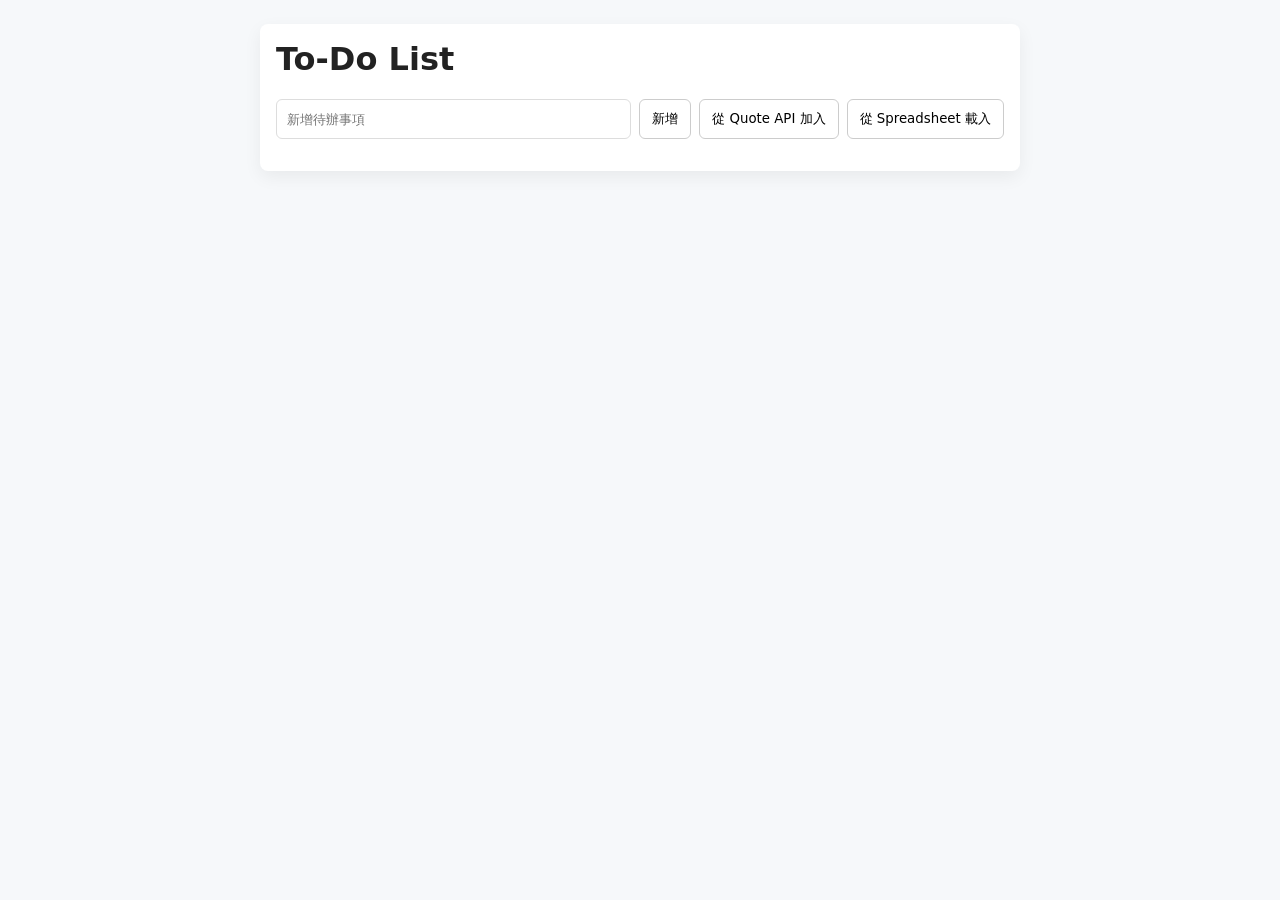
<file: index.html>
<!doctype html>
<html lang="zh-Hant">
<head>
  <meta charset="utf-8">
  <meta name="viewport" content="width=device-width,initial-scale=1">
  <title>To-Do List</title>
  <link rel="stylesheet" href="css/style.css">
</head>
<body>
  <main class="container">
    <h1>To-Do List</h1>

    <form id="todo-form">
      <input id="todo-input" placeholder="新增待辦事項" required />
      <button type="submit">新增</button>
      <button type="button" id="fetch-quote">從 Quote API 加入</button>
      <button type="button" id="sync-load">從 Spreadsheet 載入</button>
    </form>

    <ul id="todo-list"></ul>
  </main>

  <script src="js/api.js"></script>
  <script src="js/gas.js"></script>
  <script src="js/app.js"></script>
</body>
</html>
</file>
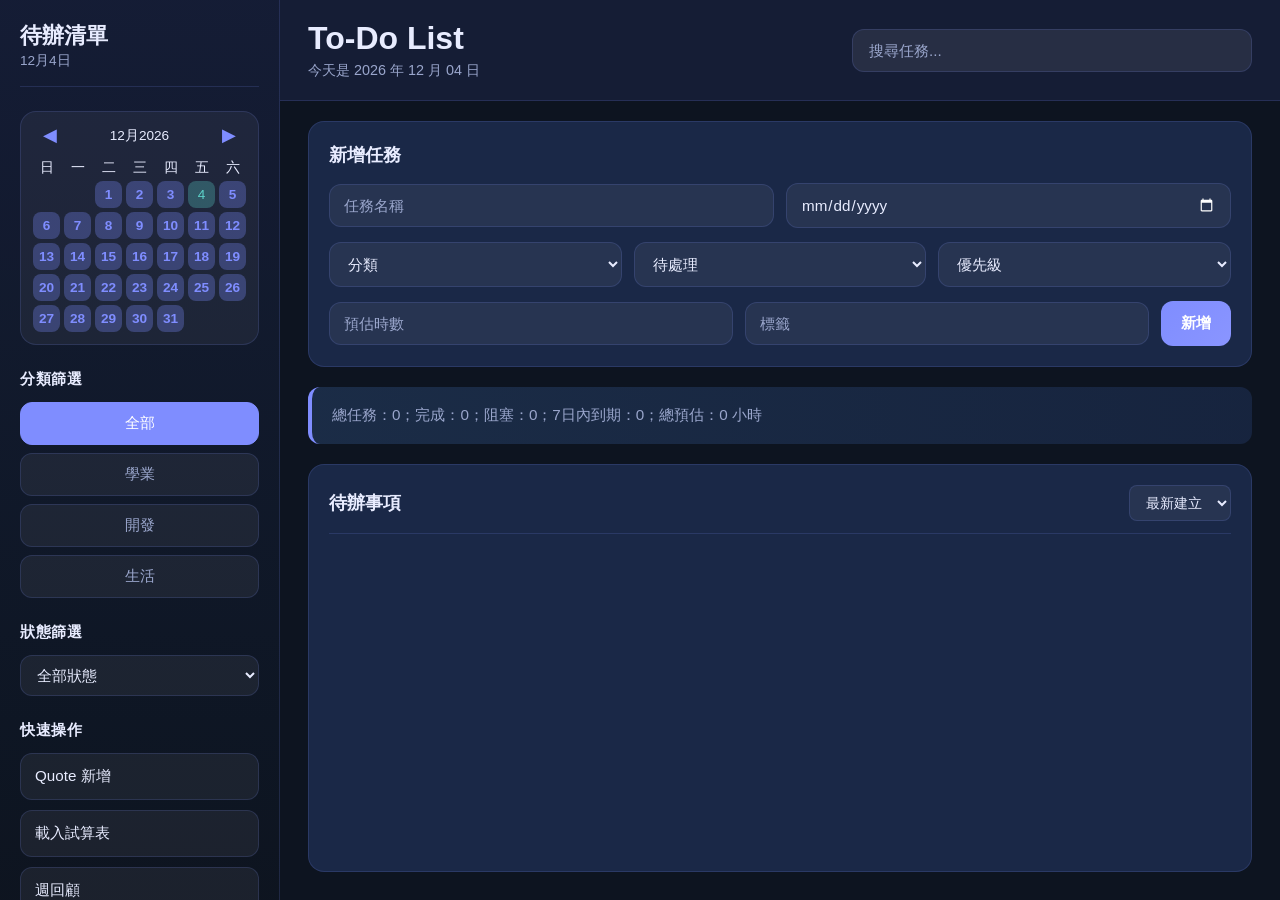
<file: docs/index.html>
<!doctype html>
<html lang="zh-Hant">
<head>
  <meta charset="utf-8">
  <meta name="viewport" content="width=device-width,initial-scale=1">
  <title>To-Do List</title>
  <link rel="stylesheet" href="css/style.css?v=9">
</head>
<body>
  <div class="app-layout">
    <!-- 左側邊欄 -->
    <aside class="sidebar">
      <div class="sidebar-header">
        <h2>待辦清單</h2>
        <span class="current-date-small" id="current-date-small"></span>
      </div>

      <div class="mini-calendar" id="mini-calendar"></div>

      <div class="sidebar-section">
        <h3>分類篩選</h3>
        <div class="category-filters">
          <button class="filter-btn active" data-category="">全部</button>
          <button class="filter-btn" data-category="學業類">學業</button>
          <button class="filter-btn" data-category="開發類">開發</button>
          <button class="filter-btn" data-category="生活類">生活</button>
        </div>
      </div>

      <div class="sidebar-section">
        <h3>狀態篩選</h3>
        <select id="filter-status-sidebar" class="sidebar-select">
          <option value="">全部狀態</option>
          <option value="待處理">待處理</option>
          <option value="進行中">進行中</option>
          <option value="阻塞中">阻塞中</option>
          <option value="待驗證">待驗證</option>
          <option value="完成">完成</option>
        </select>
      </div>

      <div class="sidebar-section">
        <h3>快速操作</h3>
        <div class="quick-actions">
          <button type="button" id="fetch-quote" class="action-btn">Quote 新增</button>
          <button type="button" id="sync-load" class="action-btn">載入試算表</button>
          <button type="button" id="review-button" class="action-btn">週回顧</button>
          <button type="button" id="export-button" class="action-btn">匯出日曆</button>
        </div>
      </div>
    </aside>

    <!-- 右側主內容 -->
    <main class="main-content">
      <div class="top-bar">
        <div class="top-bar-left">
          <h1>To-Do List</h1>
          <div class="page-meta">今天是 <span id="current-date"></span></div>
        </div>
        <div class="top-bar-right">
          <input id="filter-keyword" class="search-input" placeholder="搜尋任務..." />
        </div>
      </div>

      <div class="form-card">
        <h2>新增任務</h2>
        <form id="todo-form" class="todo-form">
          <div class="form-row">
            <input id="todo-input" placeholder="任務名稱" required />
            <input id="todo-date" type="date" />
          </div>
          <div class="form-row">
            <select id="todo-category">
              <option value="">分類</option>
              <option value="學業類">學業類</option>
              <option value="開發類">開發類</option>
              <option value="生活類">生活類</option>
            </select>
            <select id="todo-status">
              <option value="待處理">待處理</option>
              <option value="進行中">進行中</option>
              <option value="阻塞中">阻塞中</option>
              <option value="待驗證">待驗證</option>
              <option value="完成">完成</option>
            </select>
            <select id="todo-priority">
              <option value="">優先級</option>
              <option value="緊急且重要">緊急且重要</option>
              <option value="重要不緊急">重要不緊急</option>
              <option value="緊急不重要">緊急不重要</option>
              <option value="不緊急也不重要">不緊急也不重要</option>
            </select>
          </div>
          <div class="form-row">
            <input id="todo-estimate" type="number" min="0" step="0.5" placeholder="預估時數" />
            <input id="todo-tags" placeholder="標籤" />
            <button type="submit" class="btn-primary">新增</button>
          </div>
        </form>
      </div>

      <div class="summary-card">
        <section id="summary-box"></section>
      </div>

      <div class="list-card">
        <div class="list-header">
          <h2>待辦事項</h2>
          <select id="sort-select" class="sort-select">
            <option value="created-desc">最新建立</option>
            <option value="created-asc">最早建立</option>
            <option value="dueDate-asc">最早到期</option>
            <option value="dueDate-desc">最晚到期</option>
            <option value="priority">優先級</option>
            <option value="status">狀態</option>
          </select>
        </div>
        <ul id="todo-list" class="todo-list"></ul>
      </div>
    </main>
  </div>

  <script src="js/api.js?v=9"></script>
  <script src="js/gas.js?v=9"></script>
  <script src="js/app.js?v=9"></script>
</body>
</html>
</file>
<file: css/style.css>
*{box-sizing:border-box;font-family:system-ui,Segoe UI,Roboto,'Noto Sans TC',Helvetica,Arial}
body{margin:0;background:#f6f8fa;color:#222}
.container{max-width:760px;margin:24px auto;padding:16px;background:#fff;border-radius:8px;box-shadow:0 6px 18px rgba(0,0,0,0.06)}
h1{margin-top:0}
#todo-form{display:flex;gap:8px;flex-wrap:wrap;margin-bottom:16px}
#todo-input{flex:1;padding:10px;border:1px solid #ddd;border-radius:6px}
#todo-form button{padding:10px 12px;border-radius:6px;border:1px solid #ccc;background:#fff;cursor:pointer}
#todo-list{list-style:none;padding:0;margin:0}
.todo-item{display:flex;align-items:center;justify-content:space-between;padding:10px;border-bottom:1px solid #f0f0f0}
.todo-left{display:flex;align-items:center;gap:10px}
.todo-title{font-size:16px}
.todo-completed{text-decoration:line-through;color:#888}
.todo-actions button{margin-left:8px}
@media (max-width:600px){.container{margin:8px;padding:12px}.todo-title{font-size:14px}}
</file>
<file: docs/css/style.css>
:root{
  color-scheme: dark;
  font-family: -apple-system,BlinkMacSystemFont,Segoe UI,Roboto,'Noto Sans TC',sans-serif;
  --bg: #0d1420;
  --bg-alt: #151d35;
  --surface: #1a2847;
  --surface-light: #232f4d;
  --text: #e8ecff;
  --text-muted: #9aa6cc;
  --primary: #7f8dff;
  --primary-hover: #8a95ff;
  --accent: #5dd2c9;
  --border: rgba(127,141,255,0.16);
}

*{box-sizing:border-box}
html{scroll-behavior:smooth}
body{margin:0;padding:0;background:var(--bg);color:var(--text);font-size:0.95rem}
button,select,input{font:inherit}

.app-layout{display:flex;height:100vh;overflow:hidden}

/* === 左側邊欄 === */
.sidebar{width:280px;background:linear-gradient(180deg,rgba(21,29,53,0.98),rgba(13,20,32,0.96));border-right:1px solid var(--border);overflow-y:auto;padding:20px;display:flex;flex-direction:column;gap:24px}

.sidebar-header{border-bottom:1px solid var(--border);padding-bottom:16px}
.sidebar-header h2{margin:0;font-size:1.4rem;color:var(--text)}
.current-date-small{font-size:0.85rem;color:var(--text-muted)}

.mini-calendar{background:rgba(255,255,255,0.05);border:1px solid var(--border);border-radius:16px;padding:12px;font-size:0.85rem}
.mini-calendar-header{display:flex;justify-content:space-between;align-items:center;margin-bottom:12px;padding:0 4px}
.mini-calendar-header button{background:none;border:none;color:var(--primary);cursor:pointer;font-size:1.1rem}
.mini-calendar-grid{display:grid;grid-template-columns:repeat(7,1fr);gap:4px;text-align:center}
.mini-calendar-day{padding:6px 2px;border-radius:8px;color:var(--text-muted)}
.mini-calendar-day.current{background:rgba(127,141,255,0.3);color:var(--primary);font-weight:600}
.mini-calendar-day.today{background:rgba(93,210,201,0.3);color:var(--accent)}

.sidebar-section{display:flex;flex-direction:column;gap:12px}
.sidebar-section h3{margin:0;font-size:0.95rem;color:var(--text);font-weight:600;text-transform:uppercase;letter-spacing:0.5px}

.category-filters{display:flex;flex-direction:column;gap:8px}
.filter-btn{padding:10px 14px;border:1px solid var(--border);border-radius:12px;background:rgba(255,255,255,0.06);color:var(--text-muted);cursor:pointer;transition:all .2s ease}
.filter-btn:hover{background:rgba(255,255,255,0.1);color:var(--text)}
.filter-btn.active{background:var(--primary);color:#fff;border-color:var(--primary)}

.sidebar-select{width:100%;padding:10px 12px;border:1px solid var(--border);border-radius:12px;background:rgba(255,255,255,0.06);color:var(--text);outline:none;transition:all .2s ease}
.sidebar-select:focus{border-color:var(--primary);box-shadow:0 0 0 3px rgba(127,141,255,0.1)}

.quick-actions{display:flex;flex-direction:column;gap:10px}
.action-btn{padding:12px 14px;border:1px solid var(--border);border-radius:12px;background:rgba(255,255,255,0.06);color:var(--text);cursor:pointer;transition:all .2s ease;text-align:left}
.action-btn:hover{background:rgba(255,255,255,0.1);border-color:var(--primary);color:var(--primary)}

/* === 右側主內容 === */
.main-content{flex:1;display:flex;flex-direction:column;overflow-y:auto}

.top-bar{display:flex;justify-content:space-between;align-items:center;padding:20px 28px;background:var(--bg-alt);border-bottom:1px solid var(--border);gap:20px}
.top-bar-left h1{margin:0;font-size:2rem;color:var(--text)}
.page-meta{font-size:0.9rem;color:var(--text-muted);margin-top:4px}
.top-bar-right{flex:1;max-width:400px}
.search-input{width:100%;padding:12px 16px;border:1px solid var(--border);border-radius:12px;background:rgba(255,255,255,0.08);color:var(--text);outline:none;transition:all .2s ease}
.search-input::placeholder{color:var(--text-muted)}
.search-input:focus{border-color:var(--primary);box-shadow:0 0 0 3px rgba(127,141,255,0.1)}

.form-card{margin:20px 28px;padding:20px;background:var(--surface);border:1px solid var(--border);border-radius:16px}
.form-card h2{margin:0 0 16px;font-size:1.15rem;color:var(--text)}
.todo-form{display:flex;flex-direction:column;gap:14px}
.form-row{display:flex;gap:12px;align-items:center}
.form-row input,.form-row select{flex:1;padding:12px 14px;border:1px solid var(--border);border-radius:12px;background:rgba(255,255,255,0.06);color:var(--text);outline:none;transition:all .2s ease}
.form-row input::placeholder,.form-row select::placeholder{color:var(--text-muted)}
.form-row input:focus,.form-row select:focus{border-color:var(--primary);box-shadow:0 0 0 3px rgba(127,141,255,0.1)}
.btn-primary{padding:12px 20px;border:none;border-radius:12px;background:linear-gradient(135deg,var(--primary),var(--primary-hover));color:#fff;cursor:pointer;font-weight:600;transition:all .2s ease}
.btn-primary:hover{transform:translateY(-2px);box-shadow:0 12px 24px rgba(127,141,255,0.25)}

.summary-card{margin:0 28px;padding:16px 20px;background:linear-gradient(90deg,rgba(30,50,80,0.8),rgba(25,40,70,0.8));border-left:4px solid var(--primary);border-radius:12px}
#summary-box{margin:0;color:var(--text-muted);font-size:0.95rem;line-height:1.6}

.list-card{margin:20px 28px 28px;padding:20px;background:var(--surface);border:1px solid var(--border);border-radius:16px;flex:1;display:flex;flex-direction:column}
.list-header{display:flex;justify-content:space-between;align-items:center;margin-bottom:16px;padding-bottom:12px;border-bottom:1px solid var(--border)}
.list-header h2{margin:0;font-size:1.15rem;color:var(--text)}
.sort-select{padding:8px 12px;border:1px solid var(--border);border-radius:8px;background:rgba(255,255,255,0.06);color:var(--text);font-size:0.9rem;outline:none;cursor:pointer}

.todo-list{list-style:none;padding:0;margin:0;display:flex;flex-direction:column;gap:12px;overflow-y:auto}
.todo-item{display:flex;gap:14px;padding:16px;background:rgba(255,255,255,0.04);border:1px solid rgba(127,141,255,0.12);border-radius:12px;transition:all .2s ease}
.todo-item:hover{background:rgba(255,255,255,0.08);border-color:var(--border)}
.todo-item input[type="checkbox"]{flex-shrink:0;width:20px;height:20px;margin-top:2px;cursor:pointer;accent-color:var(--primary)}

.todo-left{flex:1;display:flex;flex-direction:column;gap:8px;min-width:0}
.todo-title{margin:0;font-size:1rem;font-weight:600;color:var(--text)}
.todo-title.todo-completed{color:var(--text-muted);text-decoration:line-through}
.todo-details{font-size:0.85rem;color:var(--text-muted)}

.badge-row{display:flex;flex-wrap:wrap;gap:8px;margin-top:8px}
.badge{display:inline-flex;align-items:center;padding:6px 10px;border-radius:8px;font-size:0.8rem;font-weight:600}
.badge-category{background:rgba(127,141,255,0.2);color:#c7d4ff}
.badge-status{background:rgba(93,210,201,0.2);color:#6bd6c0}
.badge-priority{background:rgba(255,150,180,0.2);color:#ff9cb0}

.todo-actions{flex-shrink:0;display:flex;gap:8px}
.todo-actions select,.todo-actions button{padding:8px 10px;border:1px solid var(--border);border-radius:8px;background:rgba(255,255,255,0.06);color:var(--text);cursor:pointer;font-size:0.85rem;transition:all .2s ease}
.todo-actions select:hover,.todo-actions button:hover{background:rgba(255,255,255,0.1);border-color:var(--primary)}

/* === 響應式設計 === */
@media (max-width:1024px){
  .sidebar{width:240px}
  .top-bar,.form-card,.summary-card,.list-card{padding:16px 20px;margin:12px 20px}
}

@media (max-width:768px){
  .app-layout{flex-direction:column}
  .sidebar{width:100%;max-height:200px;border-right:none;border-bottom:1px solid var(--border);padding:16px;gap:16px;overflow-x:auto}
  .main-content{overflow-y:auto}
  .top-bar{flex-direction:column;align-items:flex-start}
  .form-row{flex-wrap:wrap}
}

@media (max-width:480px){
  .sidebar{flex-direction:row;gap:12px}
  .sidebar-section{flex-direction:row}
  .category-filters{flex-direction:row}
  .top-bar-left h1{font-size:1.5rem}
  .list-card,.form-card{margin:12px;padding:14px}
}

/* === 滾動條美化 === */
::-webkit-scrollbar{width:8px}
::-webkit-scrollbar-track{background:rgba(255,255,255,0.02)}
::-webkit-scrollbar-thumb{background:rgba(127,141,255,0.3);border-radius:4px}
::-webkit-scrollbar-thumb:hover{background:rgba(127,141,255,0.5)}
</file>
